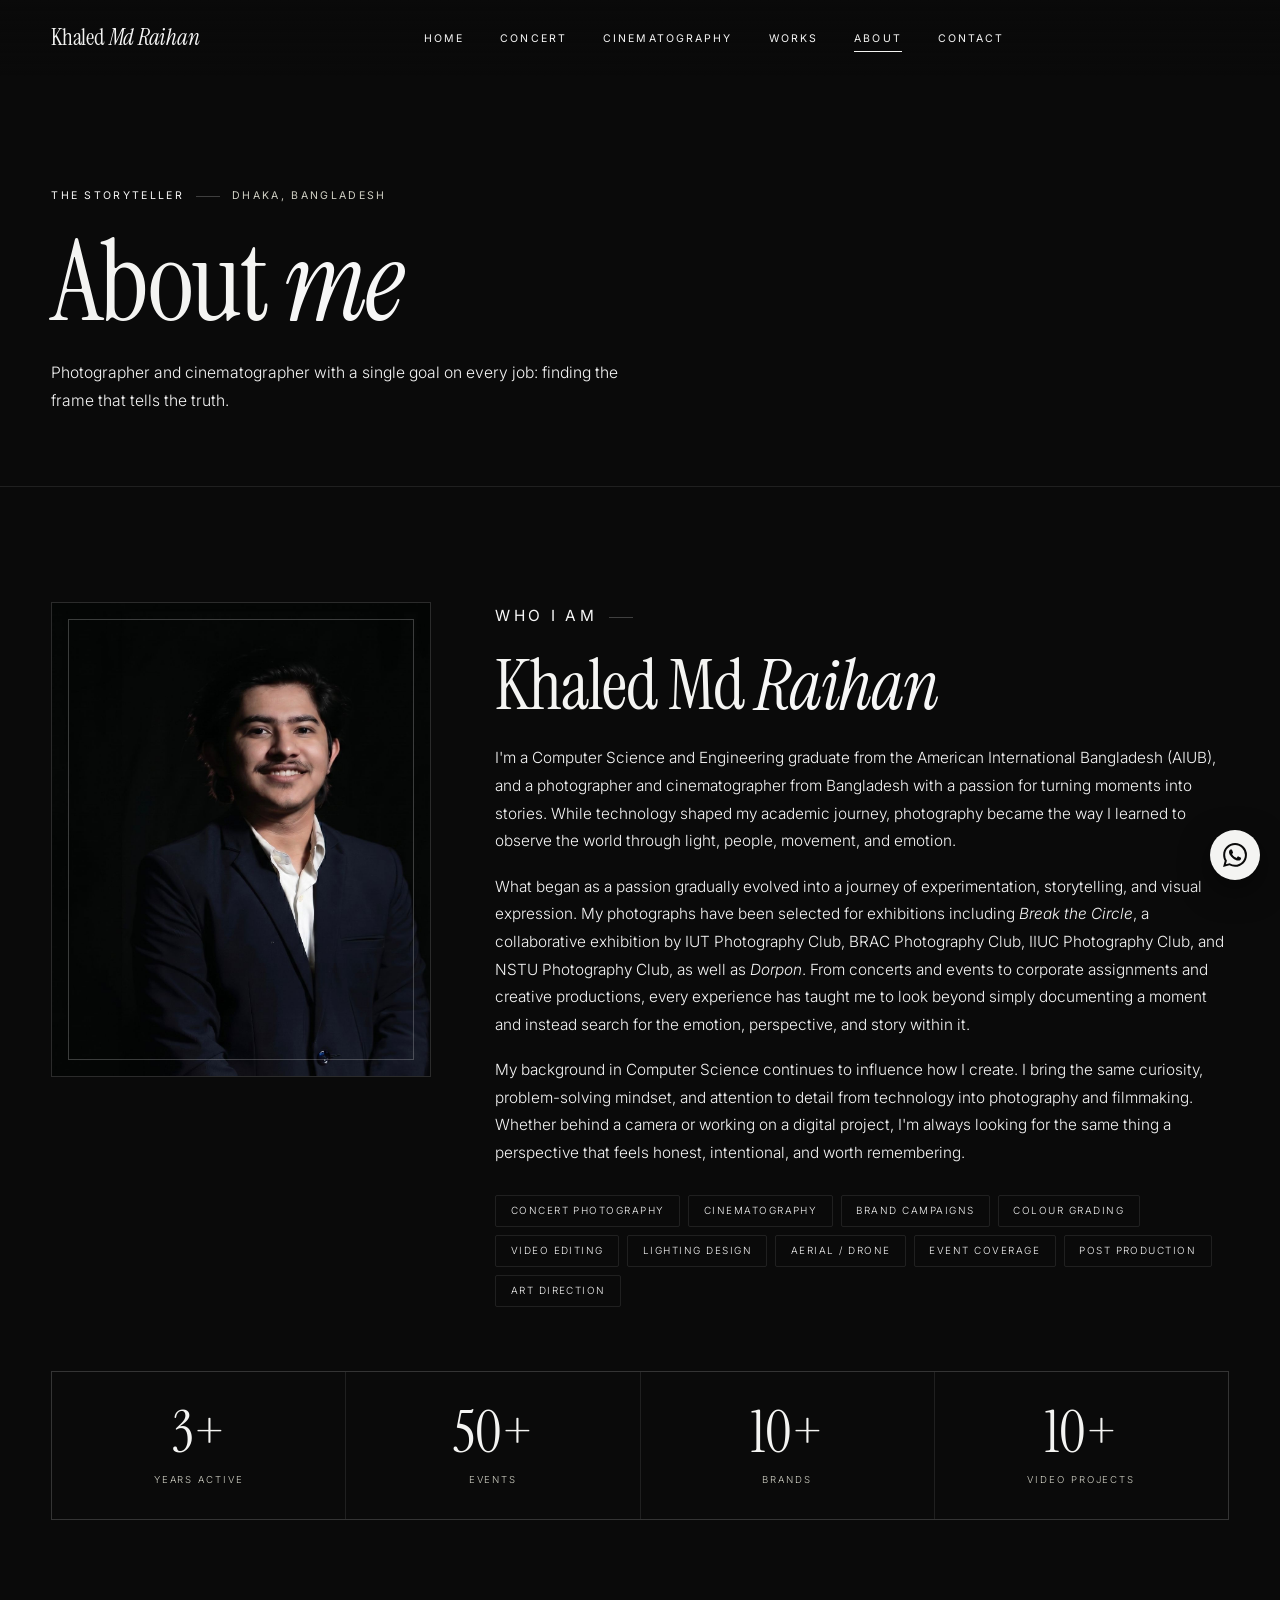
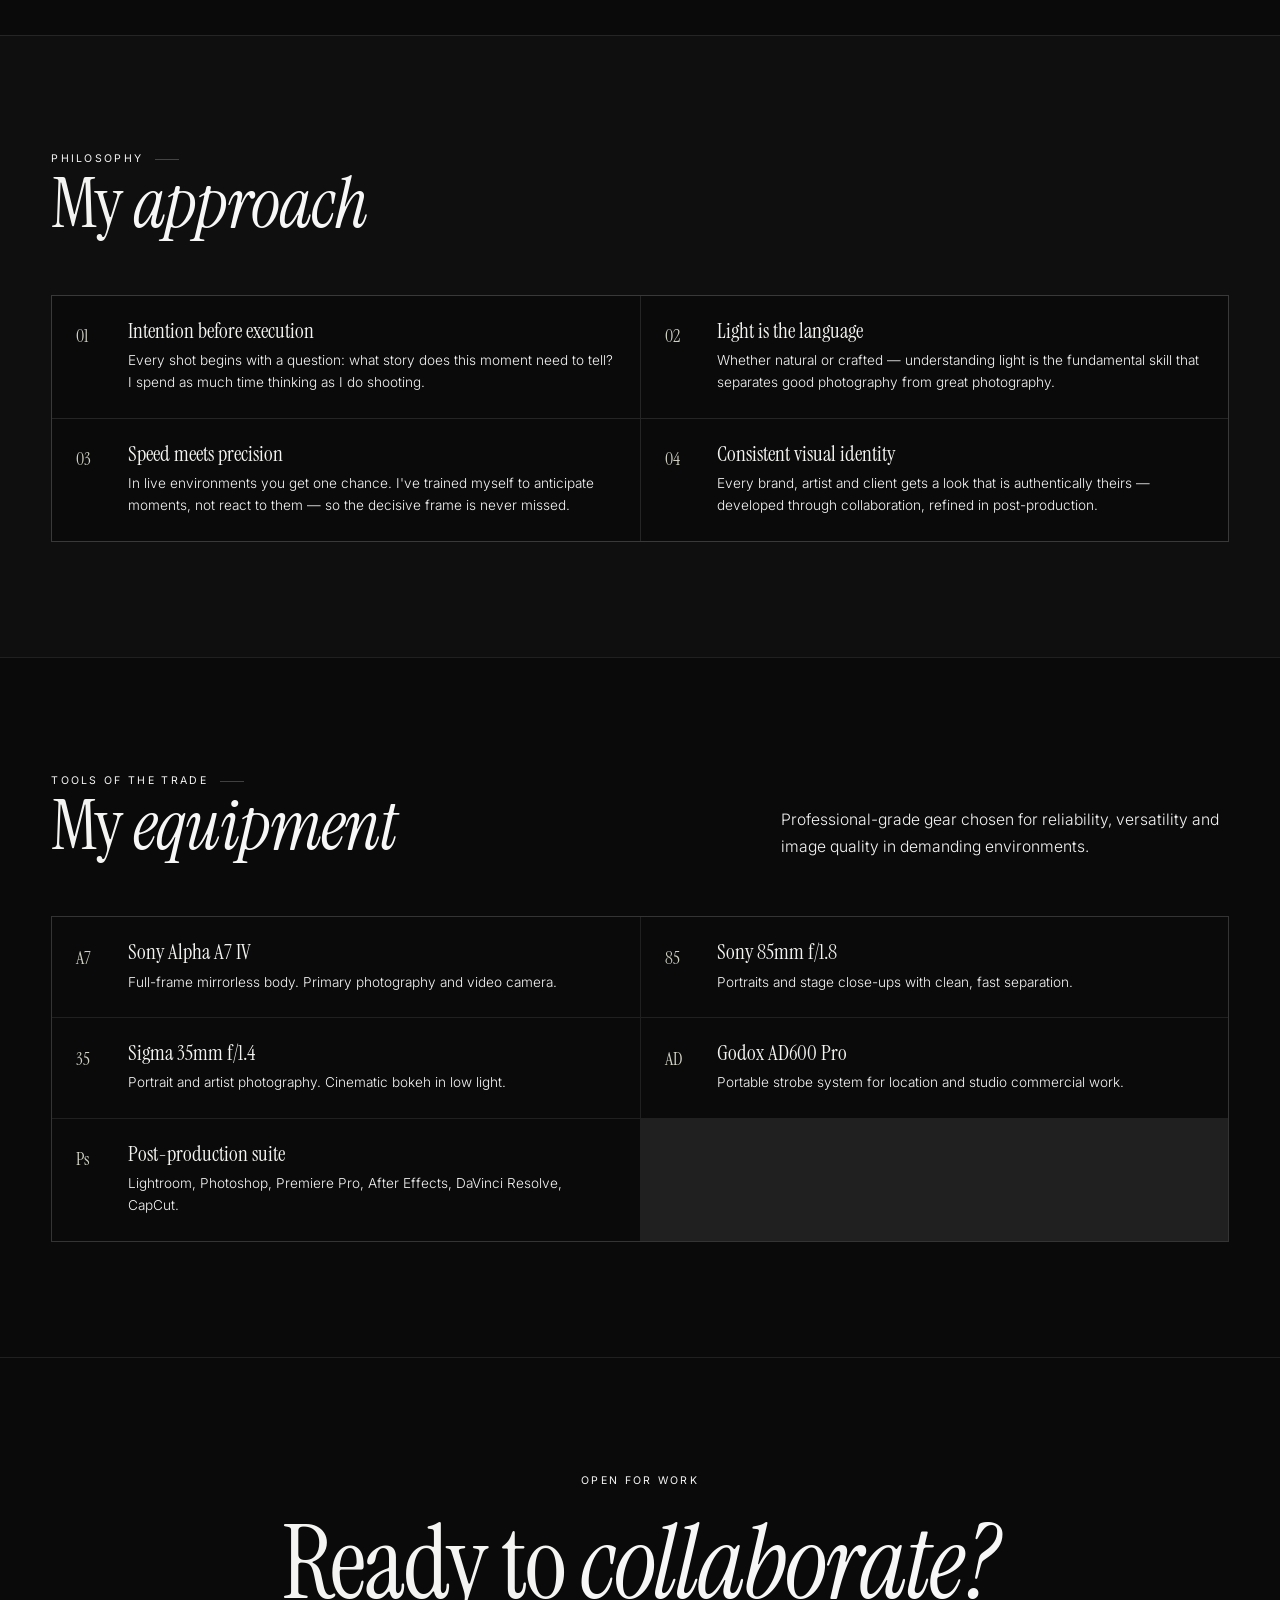
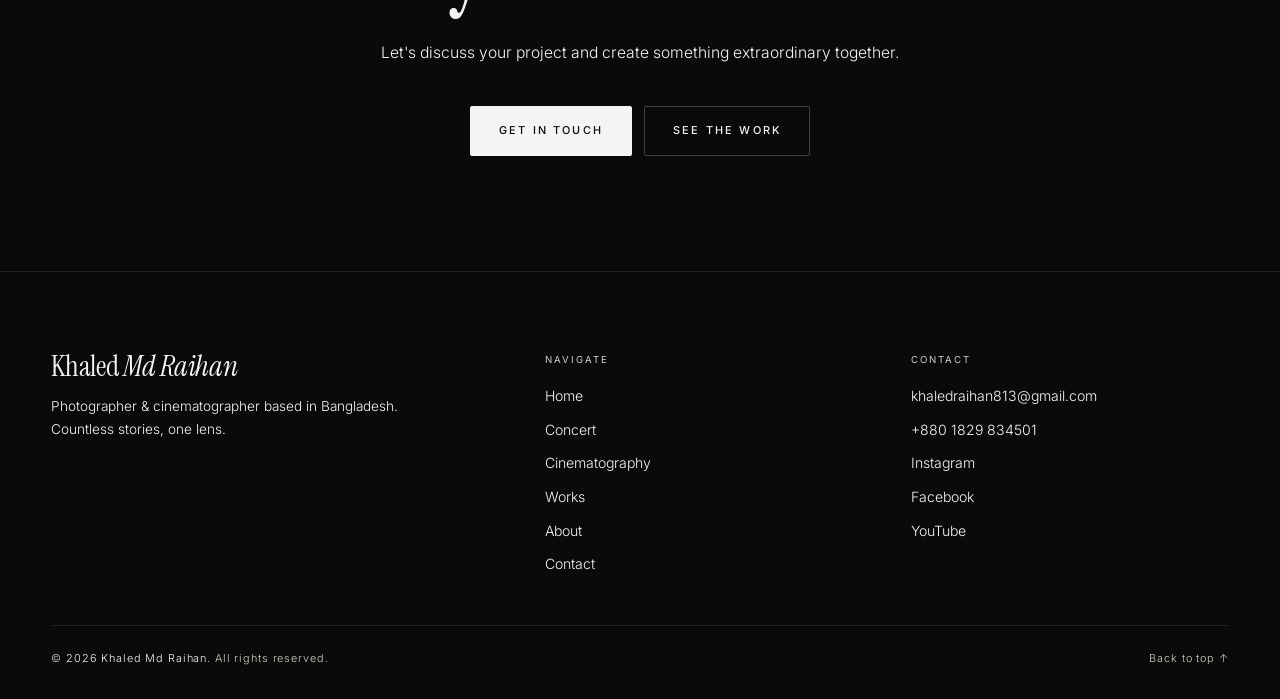
<file: about.html>
<!DOCTYPE html>
<html lang="en">
<head>
  <meta charset="UTF-8">
  <meta name="viewport" content="width=device-width, initial-scale=1">
  <title>About — Khaled Md Raihan</title>
  <meta name="description" content="The story of Khaled Md Raihan — professional photographer and cinematographer based in Dhaka, Bangladesh.">
  <meta name="theme-color" content="#0a0a0a">
  <link rel="icon" href="favicon.svg" type="image/svg+xml">
  <link rel="icon" href="favicon.ico" sizes="any">
  <link rel="apple-touch-icon" href="apple-touch-icon.png">
  <link rel="preconnect" href="https://fonts.googleapis.com">
  <link rel="preconnect" href="https://fonts.gstatic.com" crossorigin>
  <link rel="stylesheet" href="style.css">
</head>
<body id="top">

  <!-- NAV -->
  <nav class="navbar" id="navbar">
    <a href="index.html" class="nav-brand">Khaled <em>Md Raihan</em></a>
    <ul class="nav-links">
      <li><a href="index.html">Home</a></li>
      <li><a href="concerts.html">Concert</a></li>
      <li><a href="cinematography.html">Cinematography</a></li>
      <li><a href="works.html">Works</a></li>
      <li><a href="about.html" class="active">About</a></li>
      <li><a href="contact.html">Contact</a></li>
    </ul>
    <div class="nav-right">
      <button class="hamburger" id="hamburger" aria-label="Menu" aria-expanded="false"><span></span><span></span></button>
    </div>
  </nav>
  <nav class="mobile-menu" id="mobileMenu">
    <div class="mobile-menu-links">
      <a href="index.html"><small>01</small>Home</a>
      <a href="concerts.html"><small>02</small>Concert</a>
      <a href="cinematography.html"><small>03</small>Cinematography</a>
      <a href="works.html"><small>04</small>Works</a>
      <a href="about.html" class="active"><small>05</small>About</a>
      <a href="contact.html"><small>06</small>Contact</a>
    </div>
    <div class="mobile-menu-foot">
      <a href="mailto:khaledraihan813@gmail.com">khaledraihan813@gmail.com</a>
      <a href="tel:+8801829834501">+880 1829 834501</a>
    </div>
  </nav>

  <!-- PAGE HERO -->
  <header class="page-hero">
    <div class="container">
      <p class="eyebrow"><span>The storyteller</span>Dhaka, Bangladesh</p>
      <h1 class="page-title">About <em>me</em></h1>
      <p class="lead">Photographer and cinematographer with a single goal on every job: finding the frame that tells the truth.</p>
    </div>
  </header>

  <!-- WHO I AM -->
  <section>
    <div class="container">
      <div class="about-hero-content">
        <div class="about-portrait reveal">
          <img src="images/cutttt.jpeg" alt="Khaled Md Raihan">
          <div class="portrait-frame"></div>
        </div>
        <div class="about-text reveal reveal-delay-1">
          <p class="eyebrow" style="margin-bottom:1.25rem"><span>Who I am</span></p>
          <h2 class="title">Khaled Md <em>Raihan</em></h2>
          <p>I'm a Computer Science and Engineering graduate from the American International Bangladesh (AIUB), and a photographer and cinematographer from Bangladesh with a passion for turning moments into stories. While technology shaped my academic journey, photography became the way I learned to observe the world through light, people, movement, and emotion.</p>

          <p>What began as a passion gradually evolved into a journey of experimentation, storytelling, and visual expression. My photographs have been selected for exhibitions including <em>Break the Circle</em>, a collaborative exhibition by IUT Photography Club, BRAC Photography Club, IIUC Photography Club, and NSTU Photography Club, as well as <em>Dorpon</em>. From concerts and events to corporate assignments and creative productions, every experience has taught me to look beyond simply documenting a moment and instead search for the emotion, perspective, and story within it.</p>
         <p>My background in Computer Science continues to influence how I create. I bring the same curiosity, problem-solving mindset, and attention to detail from technology into photography and filmmaking. Whether behind a camera or working on a digital project, I'm always looking for the same thing  a perspective that feels honest, intentional, and worth remembering.</p>
          <div class="skills-list">
            <span class="skill-tag">Concert photography</span>
            <span class="skill-tag">Cinematography</span>
            <span class="skill-tag">Brand campaigns</span>
            <span class="skill-tag">Colour grading</span>
            <span class="skill-tag">Video editing</span>
            <span class="skill-tag">Lighting design</span>
            <span class="skill-tag">Aerial / drone</span>
            <span class="skill-tag">Event coverage</span>
            <span class="skill-tag">Post production</span>
            <span class="skill-tag">Art direction</span>
          </div>
        </div>
      </div>

      <div class="stats-row reveal" style="margin-top:4rem">
        <div class="stat-box"><div class="num">3+</div><div class="lbl">Years active</div></div>
        <div class="stat-box"><div class="num">50+</div><div class="lbl">Events</div></div>
        <div class="stat-box"><div class="num">10+</div><div class="lbl">Brands</div></div>
        <div class="stat-box"><div class="num">10+</div><div class="lbl">Video projects</div></div>
      </div>
    </div>
  </section>

  <!-- APPROACH -->
  <section class="section-line section-alt">
    <div class="container">
      <div class="section-head reveal">
        <div>
          <p class="eyebrow"><span>Philosophy</span></p>
          <h2 class="title">My <em>approach</em></h2>
        </div>
      </div>
      <div class="list-grid reveal">
        <div class="gear-item">
          <div class="gear-icon">01</div>
          <div class="gear-details">
            <h4>Intention before execution</h4>
            <p>Every shot begins with a question: what story does this moment need to tell? I spend as much time thinking as I do shooting.</p>
          </div>
        </div>
        <div class="gear-item">
          <div class="gear-icon">02</div>
          <div class="gear-details">
            <h4>Light is the language</h4>
            <p>Whether natural or crafted — understanding light is the fundamental skill that separates good photography from great photography.</p>
          </div>
        </div>
        <div class="gear-item">
          <div class="gear-icon">03</div>
          <div class="gear-details">
            <h4>Speed meets precision</h4>
            <p>In live environments you get one chance. I've trained myself to anticipate moments, not react to them — so the decisive frame is never missed.</p>
          </div>
        </div>
        <div class="gear-item">
          <div class="gear-icon">04</div>
          <div class="gear-details">
            <h4>Consistent visual identity</h4>
            <p>Every brand, artist and client gets a look that is authentically theirs — developed through collaboration, refined in post-production.</p>
          </div>
        </div>
      </div>
    </div>
  </section>

  <!-- GEAR -->
  <section class="section-line">
    <div class="container">
      <div class="section-head reveal">
        <div>
          <p class="eyebrow"><span>Tools of the trade</span></p>
          <h2 class="title">My <em>equipment</em></h2>
        </div>
        <p class="lead">Professional-grade gear chosen for reliability, versatility and image quality in demanding environments.</p>
      </div>
      <div class="gear-grid reveal">
        <div class="gear-item">
          <div class="gear-icon">A7</div>
          <div class="gear-details"><h4>Sony Alpha A7 IV</h4><p>Full-frame mirrorless body. Primary photography and video camera.</p></div>
        </div>
        <div class="gear-item">
          <div class="gear-icon">85</div>
          <div class="gear-details"><h4>Sony 85mm f/1.8</h4><p>Portraits and stage close-ups with clean, fast separation.</p></div>
        </div>
        
        <div class="gear-item">
          <div class="gear-icon">35</div>
          <div class="gear-details"><h4>Sigma 35mm f/1.4</h4><p>Portrait and artist photography. Cinematic bokeh in low light.</p></div>
        </div>
        <div class="gear-item">
          <div class="gear-icon">AD</div>
          <div class="gear-details"><h4>Godox AD600 Pro</h4><p>Portable strobe system for location and studio commercial work.</p></div>
        </div>
        <div class="gear-item">
          <div class="gear-icon">Ps</div>
          <div class="gear-details"><h4>Post-production suite</h4><p>Lightroom, Photoshop, Premiere Pro, After Effects, DaVinci Resolve, CapCut.</p></div>
        </div>
      </div>
    </div>
  </section>

  <!-- ACHIEVEMENTS 
  <section class="section-line section-alt">
    <div class="container">
      <div class="section-head reveal">
        <div>
          <p class="eyebrow"><span>Recognition</span></p>
          <h2 class="title">Key <em>achievements</em></h2>
        </div>
      </div>
      <div class="list-grid reveal">
        <div class="gear-item">
          <div class="gear-icon">'24</div>
          <div class="gear-details"><h4>Official photographer — Dhaka Music Fest</h4><p>2022, 2023, 2024 — Bangladesh's largest annual music festival.</p></div>
        </div>
        <div class="gear-item">
          <div class="gear-icon">'23</div>
          <div class="gear-details"><h4>Robi Axiata national campaign</h4><p>Lead photographer for a nationwide brand campaign across digital and OOH media.</p></div>
        </div>
        <div class="gear-item">
          <div class="gear-icon">'23</div>
          <div class="gear-details"><h4>Short film selection — Bangladesh Film Institute</h4><p>"Shesher Shomoy" selected for the national short film showcase.</p></div>
        </div>
        <div class="gear-item">
          <div class="gear-icon">DT</div>
          <div class="gear-details"><h4>Featured in Dhaka Tribune</h4><p>Profile feature on concert photography and the Bangladesh live music scene.</p></div>
        </div>
      </div>
    </div>
  </section>-->

  <!-- CTA -->
  <section class="cta-section">
    <div class="container">
      <p class="eyebrow reveal"><span>Open for work</span></p>
      <h2 class="cta-title reveal">Ready to <em>collaborate?</em></h2>
      <p class="lead reveal">Let's discuss your project and create something extraordinary together.</p>
      <div class="cta-actions reveal">
        <a href="contact.html" class="btn btn-solid">Get in touch</a>
        <a href="works.html" class="btn">See the work</a>
      </div>
    </div>
  </section>

  <!-- FOOTER -->
  <footer>
    <div class="container">
      <div class="footer-top">
        <div class="footer-brand">
          <a href="index.html" class="nav-brand">Khaled <em>Md Raihan</em></a>
          <p>Photographer &amp; cinematographer based in Bangladesh. Countless stories, one lens.</p>
        </div>
        <div class="footer-col">
          <h4>Navigate</h4>
          <ul>
            <li><a href="index.html">Home</a></li>
            <li><a href="concerts.html">Concert</a></li>
            <li><a href="cinematography.html">Cinematography</a></li>
            <li><a href="works.html">Works</a></li>
            <li><a href="about.html">About</a></li>
            <li><a href="contact.html">Contact</a></li>
          </ul>
        </div>
        <div class="footer-col">
          <h4>Contact</h4>
          <ul>
            <li><a href="mailto:khaledraihan813@gmail.com">khaledraihan813@gmail.com</a></li>
            <li><a href="tel:+8801829834501">+880 1829 834501</a></li>
            <li><a href="https://www.instagram.com/raihan_llb" target="_blank" rel="noopener">Instagram</a></li>
            <li><a href="https://www.facebook.com/share/19mPXgLu1z/?mibextid=wwXIfr" target="_blank" rel="noopener">Facebook</a></li>
            <li><a href="https://www.youtube.com/@khaledmdraihan" target="_blank" rel="noopener">YouTube</a></li>
          </ul>
        </div>
      </div>
      <div class="footer-bottom">
        <p>© <span data-year>2026</span> <span>Khaled Md Raihan</span>. All rights reserved.</p>
        <a href="#top">Back to top ↑</a>
      </div>
    </div>
  </footer>

  <a href="https://wa.me/8801829834501" class="whatsapp-float" target="_blank" rel="noopener" aria-label="Chat on WhatsApp">
    <svg viewBox="0 0 24 24"><path d="M17.472 14.382c-.297-.149-1.758-.867-2.03-.967-.273-.099-.471-.148-.67.15-.197.297-.767.966-.94 1.164-.173.199-.347.223-.644.075-.297-.15-1.255-.463-2.39-1.475-.883-.788-1.48-1.761-1.653-2.059-.173-.297-.018-.458.13-.606.134-.133.298-.347.446-.52.149-.174.198-.298.298-.497.099-.198.05-.371-.025-.52-.075-.149-.669-1.612-.916-2.207-.242-.579-.487-.5-.669-.51-.173-.008-.371-.01-.57-.01-.198 0-.52.074-.792.372-.272.297-1.04 1.016-1.04 2.479 0 1.462 1.065 2.875 1.213 3.074.149.198 2.096 3.2 5.077 4.487.709.306 1.262.489 1.694.625.712.227 1.36.195 1.871.118.571-.085 1.758-.719 2.006-1.413.248-.694.248-1.289.173-1.413-.074-.124-.272-.198-.57-.347m-5.421 7.403h-.004a9.87 9.87 0 01-5.031-1.378l-.361-.214-3.741.982.998-3.648-.235-.374a9.86 9.86 0 01-1.51-5.26c.001-5.45 4.436-9.884 9.888-9.884 2.64 0 5.122 1.03 6.988 2.898a9.825 9.825 0 012.893 6.994c-.003 5.45-4.437 9.884-9.885 9.884m8.413-18.297A11.815 11.815 0 0012.05 0C5.495 0 .16 5.335.157 11.892c0 2.096.547 4.142 1.588 5.945L.057 24l6.305-1.654a11.882 11.882 0 005.683 1.448h.005c6.554 0 11.89-5.335 11.893-11.893a11.821 11.821 0 00-3.48-8.413z"/></svg>
  </a>

  <script src="script.js"></script>
</body>
</html>
</file>
<file: style.css>
@import url('https://fonts.googleapis.com/css2?family=Instrument+Serif:ital@0;1&family=Inter:wght@300;400;500&display=swap');

/* ============================================
   KHALED MD RAIHAN — Portfolio
   Monochrome editorial theme
   ============================================ */

/* ---- Tokens ---- */
:root {
  --bg: #0a0a0a;
  --bg-2: #0f0f0f;
  --bg-3: #161616;
  --text: #f4f4f2;
  --text-2: #f7f7f7;
  --text-3: #d1d1c5;
  --line: rgba(255, 255, 255, 0.09);
  --line-2: rgba(255, 255, 255, 0.22);
  --serif: 'Instrument Serif', Georgia, 'Times New Roman', serif;
  --sans: 'Inter', system-ui, -apple-system, 'Segoe UI', sans-serif;
  --ease: cubic-bezier(0.22, 1, 0.36, 1);
  --nav-h: 76px;
  --gutter: clamp(1.25rem, 4vw, 3.5rem);
  --max: 1380px;

  /* legacy aliases (older markup / injected admin UI) */
  --bg2: var(--bg-2);
  --card: var(--bg-3);
  --card2: #1c1c1c;
  --muted: var(--text-2);
  --border: var(--line);
  --purple: var(--text-2);
  --purple-light: var(--text-2);
  --cyan: var(--text-2);
  --orange: var(--text-2);
  --font-display: var(--serif);
  --font-serif: var(--serif);
  --font-body: var(--sans);
  --transition: 0.4s var(--ease);
}

/* ---- Reset ---- */
*, *::before, *::after { box-sizing: border-box; margin: 0; padding: 0; }
html { scroll-behavior: smooth; -webkit-text-size-adjust: 100%; }
body {
  font-family: var(--sans);
  font-weight: 300;
  font-size: 16px;
  line-height: 1.6;
  background: var(--bg);
  color: var(--text);
  overflow-x: hidden;
  -webkit-font-smoothing: antialiased;
  -moz-osx-font-smoothing: grayscale;
}
img, svg, video { display: block; max-width: 100%; }
a { color: inherit; text-decoration: none; }
button { font: inherit; color: inherit; background: none; border: 0; cursor: pointer; }
ul { list-style: none; }
::selection { background: var(--text); color: var(--bg); }
::-webkit-scrollbar { width: 6px; height: 6px; }
::-webkit-scrollbar-track { background: var(--bg); }
::-webkit-scrollbar-thumb { background: #2a2a2a; border-radius: 3px; }

/* ---- Layout ---- */
.container { width: 100%; max-width: var(--max); margin: 0 auto; padding: 0 var(--gutter); }
section, .section { position: relative; padding: clamp(4rem, 9vw, 8rem) 0; }
.section-tight { padding: clamp(2.5rem, 6vw, 4.5rem) 0; }
.section-line { border-top: 1px solid var(--line); }
.section-alt { background: var(--bg-2); }
.divider { height: 1px; background: var(--line); }

/* ---- Type utilities ---- */
.eyebrow, .section-eyebrow {
  display: flex;
  align-items: center;
  gap: 0.75rem;
  font-size: 0.66rem;
  font-weight: 400;
  letter-spacing: 0.22em;
  text-transform: uppercase;
  color: var(--text-3);
}
.eyebrow > span:first-child { color: var(--text-2); }
.eyebrow > span:first-child::after {
  content: '';
  display: inline-block;
  width: 1.5rem;
  height: 1px;
  background: var(--line-2);
  margin-left: 0.75rem;
  vertical-align: middle;
}
.section-eyebrow::before { content: ''; width: 1.5rem; height: 1px; background: var(--line-2); }
.title, .section-title {
  font-family: var(--serif);
  font-weight: 400;
  font-size: clamp(2.4rem, 5.5vw, 4.4rem);
  line-height: 1;
  letter-spacing: -0.015em;
}
.title em, .section-title em, .section-title span,
.hero-name em, .card-title em, .cta-title em, .page-title em { font-style: italic; color: var(--text-2); }
.lead, .section-desc {
  font-size: 0.98rem;
  line-height: 1.75;
  color: var(--text-2);
  max-width: 34rem;
}
.muted { color: var(--text-2); }
.text-center { text-align: center; }
.gradient-text { font-style: italic; color: var(--text-2); }

.section-header { margin-bottom: clamp(2rem, 5vw, 3.5rem); }
.section-header .eyebrow, .section-header .section-eyebrow { margin-bottom: 1.25rem; }
.section-header .title, .section-header .section-title { margin-bottom: 1rem; }
.section-head {
  display: flex;
  flex-direction: column;
  gap: 1.25rem;
  margin-bottom: clamp(2rem, 5vw, 3.5rem);
}
.section-head > div:first-child { flex: 1; }
.section-head .lead { max-width: 28rem; }
@media (min-width: 900px) {
  .section-head { flex-direction: row; align-items: flex-end; justify-content: space-between; gap: 3rem; }
}

/* ---- Buttons & links ---- */
.btn, .btn-primary, .btn-outline, .btn-cyan, .btn-orange {
  display: inline-flex;
  align-items: center;
  justify-content: center;
  gap: 0.75rem;
  padding: 0.95rem 1.75rem;
  border: 1px solid var(--line-2);
  border-radius: 2px;
  font-size: 0.68rem;
  font-weight: 500;
  letter-spacing: 0.2em;
  text-transform: uppercase;
  color: var(--text);
  white-space: nowrap;
  transition: background 0.4s var(--ease), color 0.4s var(--ease), border-color 0.4s var(--ease), transform 0.4s var(--ease);
}
.btn:hover, .btn-outline:hover { background: var(--text); color: var(--bg); border-color: var(--text); }
.btn-solid, .btn-primary, .btn-cyan, .btn-orange { background: var(--text); color: var(--bg); border-color: var(--text); }
.btn-solid:hover, .btn-primary:hover, .btn-cyan:hover, .btn-orange:hover { background: transparent; color: var(--text); }
.btn-sm { padding: 0.7rem 1.25rem; font-size: 0.62rem; }
.btn:disabled { opacity: 0.5; cursor: wait; }
.link {
  display: inline-flex;
  align-items: center;
  gap: 0.6rem;
  font-size: 0.68rem;
  letter-spacing: 0.2em;
  text-transform: uppercase;
  color: var(--text-2);
  transition: color 0.3s, gap 0.3s;
}
.link:hover { color: var(--text); gap: 0.9rem; }
.link::after { content: '→'; font-family: var(--serif); font-size: 1rem; line-height: 1; }

/* ============================================
   NAVBAR
   ============================================ */
.navbar {
  position: fixed;
  top: 0; left: 0; right: 0;
  z-index: 999;
  height: var(--nav-h);
  padding: 0 var(--gutter);
  display: flex;
  align-items: center;
  justify-content: space-between;
  gap: 1rem;
  background: linear-gradient(180deg, rgba(10,10,10,0.7), rgba(10,10,10,0));
  transition: background 0.5s var(--ease), border-color 0.5s var(--ease), height 0.5s var(--ease);
  border-bottom: 1px solid transparent;
}
.navbar.scrolled {
  height: 64px;
  background: rgba(10,10,10,0.82);
  backdrop-filter: blur(16px) saturate(1.2);
  -webkit-backdrop-filter: blur(16px) saturate(1.2);
  border-bottom-color: var(--line);
}
.nav-brand {
  font-family: var(--serif);
  font-size: 1.45rem;
  line-height: 1;
  letter-spacing: -0.01em;
  white-space: nowrap;
}
.nav-brand em { font-style: italic; color: var(--text-2); }
.nav-links { display: none; gap: 2.25rem; }
.nav-links a {
  position: relative;
  font-size: 0.66rem;
  font-weight: 400;
  letter-spacing: 0.2em;
  text-transform: uppercase;
  color: var(--text-2);
  padding: 0.4rem 0;
  transition: color 0.3s;
}
.nav-links a::after {
  content: '';
  position: absolute;
  left: 0; bottom: 0;
  width: 100%; height: 1px;
  background: var(--text);
  transform: scaleX(0);
  transform-origin: right;
  transition: transform 0.4s var(--ease);
}
.nav-links a:hover, .nav-links a.active { color: var(--text); }
.nav-links a:hover::after, .nav-links a.active::after { transform: scaleX(1); transform-origin: left; }
.nav-right { display: flex; align-items: center; gap: 0.75rem; }
.hamburger {
  width: 40px; height: 40px;
  display: flex;
  flex-direction: column;
  align-items: center;
  justify-content: center;
  gap: 6px;
  margin-right: -8px;
}
.hamburger span {
  display: block;
  width: 22px; height: 1px;
  background: var(--text);
  transition: transform 0.4s var(--ease), opacity 0.3s;
}
.hamburger.open span:nth-child(1) { transform: translateY(3.5px) rotate(45deg); }
.hamburger.open span:nth-child(2) { transform: translateY(-3.5px) rotate(-45deg); }
.hamburger.open span:nth-child(3) { opacity: 0; }

/* Mobile menu */
.mobile-menu {
  position: fixed;
  inset: 0;
  z-index: 998;
  background: var(--bg);
  display: flex;
  flex-direction: column;
  justify-content: space-between;
  padding: calc(var(--nav-h) + 1.5rem) var(--gutter) 2rem;
  opacity: 0;
  visibility: hidden;
  transform: translateY(-12px);
  transition: opacity 0.45s var(--ease), transform 0.45s var(--ease), visibility 0s 0.45s;
}
.mobile-menu.open { opacity: 1; visibility: visible; transform: none; transition-delay: 0s; }
.mobile-menu-links { display: flex; flex-direction: column; }
.mobile-menu-links a, .mobile-menu > a {
  display: flex;
  align-items: baseline;
  gap: 1rem;
  padding: 0.9rem 0;
  border-bottom: 1px solid var(--line);
  font-family: var(--serif);
  font-size: clamp(2rem, 8vw, 3rem);
  line-height: 1;
  color: var(--text-2);
  transition: color 0.3s, padding-left 0.4s var(--ease);
}
.mobile-menu-links a small {
  font-family: var(--sans);
  font-size: 0.6rem;
  letter-spacing: 0.2em;
  color: var(--text-3);
}
.mobile-menu-links a:hover, .mobile-menu-links a.active, .mobile-menu > a.active { color: var(--text); padding-left: 0.5rem; }
.mobile-menu-foot {
  display: flex;
  flex-direction: column;
  gap: 0.4rem;
  font-size: 0.78rem;
  color: var(--text-3);
}
.mobile-menu-foot a:hover { color: var(--text); }
@media (min-width: 860px) {
  .nav-links { display: flex; }
  .hamburger { display: none; }
  .mobile-menu { display: none !important; }
}

/* ============================================
   HERO (home)
   ============================================ */
.hero {
  position: relative;
  min-height: 100svh;
  display: flex;
  align-items: flex-end;
  padding: calc(var(--nav-h) + 3rem) 0 clamp(2rem, 5vw, 4rem);
  overflow: hidden;
}
.hero-media { position: absolute; inset: 0; z-index: 0; }
.hero-media img {
  width: 100%; height: 100%;
  object-fit: cover;
  object-position: center;
}
/* legibility over the untouched photo */
.hero-inner { text-shadow: 0 1px 2px rgba(0,0,0,0.6), 0 4px 24px rgba(0,0,0,0.45); }
.hero-inner {
  position: relative;
  z-index: 1;
  width: 100%;
  max-width: var(--max);
  margin: 0 auto;
  padding: 0 var(--gutter);
}
.hero-inner .eyebrow { margin-bottom: 1.5rem; }
.hero-name {
  font-family: var(--serif);
  font-weight: 400;
  font-size: clamp(3.6rem, 12vw, 9.5rem);
  line-height: 0.92;
  letter-spacing: -0.02em;
  margin-bottom: clamp(1.5rem, 4vw, 3rem);
}
.hero-bottom {
  display: flex;
  flex-direction: column;
  gap: 2rem;
  padding-top: 1.75rem;
  border-top: 1px solid var(--line-2);
}
.hero-desc {
  font-size: 0.98rem;
  line-height: 1.75;
  color: var(--text-2);
  max-width: 30rem;
  margin-bottom: 1.75rem;
}
.hero-ctas { display: flex; flex-wrap: wrap; gap: 0.75rem; }
.hero-meta { display: flex; gap: 2.5rem; flex-wrap: wrap; }
.meta { display: flex; flex-direction: column; gap: 0.35rem; }
.meta small {
  font-size: 0.6rem;
  letter-spacing: 0.2em;
  text-transform: uppercase;
  color: var(--text-3);
}
.meta span { font-family: var(--serif); font-size: 1.35rem; line-height: 1; }
.hero-scroll {
  position: absolute;
  right: var(--gutter);
  bottom: 2.25rem;
  z-index: 1;
  display: none;
  align-items: center;
  gap: 0.75rem;
  font-size: 0.6rem;
  letter-spacing: 0.22em;
  text-transform: uppercase;
  color: var(--text-3);
  writing-mode: vertical-rl;
}
.hero-scroll::after {
  content: '';
  width: 1px; height: 48px;
  background: linear-gradient(180deg, var(--text-2), transparent);
  animation: scrollPulse 2.2s var(--ease) infinite;
}
@keyframes scrollPulse { 0% { transform: scaleY(0); transform-origin: top; } 50% { transform: scaleY(1); transform-origin: top; } 51% { transform-origin: bottom; } 100% { transform: scaleY(0); transform-origin: bottom; } }
/* page-load stagger */
.hero-inner > * { opacity: 0; animation: fadeUp 1s var(--ease) forwards; }
.hero-inner > :nth-child(1) { animation-delay: 0.25s; }
.hero-inner > :nth-child(2) { animation-delay: 0.4s; }
.hero-inner > :nth-child(3) { animation-delay: 0.6s; }
@media (min-width: 860px) {
  .hero-bottom { flex-direction: row; align-items: flex-end; justify-content: space-between; }
  .hero-desc { margin-bottom: 2rem; }
  .hero-meta { gap: 3.5rem; }
  .hero-scroll { display: flex; }
}

/* ============================================
   PAGE HERO (inner pages)
   ============================================ */
.page-hero {
  position: relative;
  padding: calc(var(--nav-h) + clamp(3rem, 9vw, 7rem)) 0 clamp(2.5rem, 6vw, 4.5rem);
  border-bottom: 1px solid var(--line);
  overflow: hidden;
}
.page-hero-bg, .page-hero-overlay { display: none; }
.page-hero-media { position: absolute; inset: 0; z-index: 0; }
.page-hero-media img { width: 100%; height: 100%; object-fit: cover; opacity: 0.35; filter: grayscale(0.4); }
.page-hero-media::after { content: ''; position: absolute; inset: 0; background: linear-gradient(180deg, rgba(10,10,10,0.4), var(--bg)); }
.page-hero-content, .page-hero .container { position: relative; z-index: 1; }
.page-hero-figure { width: 100%; margin-top: clamp(2rem, 5vw, 3.5rem); }
.page-hero-figure img { width: 100%; height: auto; display: block; }
.page-hero .eyebrow, .page-hero .section-eyebrow { margin-bottom: 1.5rem; }
.page-title, .page-hero .section-title {
  font-family: var(--serif);
  font-weight: 400;
  font-size: clamp(3rem, 9vw, 7rem);
  line-height: 0.95;
  letter-spacing: -0.02em;
  margin-bottom: 1.5rem;
}
.page-hero .lead { max-width: 36rem; }
.page-hero-content > *, .page-hero .container > * { opacity: 0; animation: fadeUp 1s var(--ease) forwards; }
.page-hero-content > :nth-child(2), .page-hero .container > :nth-child(2) { animation-delay: 0.12s; }
.page-hero-content > :nth-child(3), .page-hero .container > :nth-child(3) { animation-delay: 0.24s; }

/* ============================================
   CATEGORY CARDS (home)
   ============================================ */
.category-grid, .categories-grid {
  display: grid;
  grid-template-columns: 1fr;
  gap: 1px;
  background: var(--line);
  border: 1px solid var(--line);
}
.category-card {
  position: relative;
  display: block;
  background: var(--bg);
  overflow: hidden;
  aspect-ratio: 3/2;
}
.card-bg-art, .category-card .card-bg {
  position: absolute;
  inset: 0;
  overflow: hidden;
}
.card-bg-art img, .category-card .card-bg img {
  width: 100%; height: 100%;
  object-fit: contain;
  object-position: center;
}
.category-card-overlay, .category-card .card-overlay {
  position: absolute;
  inset: 0;
  padding: clamp(1.25rem, 3vw, 2rem);
  display: flex;
  flex-direction: column;
  justify-content: flex-end;
  text-shadow: 0 1px 2px rgba(0,0,0,0.7), 0 4px 20px rgba(0,0,0,0.5);
}
.card-index {
  position: absolute;
  top: clamp(1.25rem, 3vw, 2rem);
  left: clamp(1.25rem, 3vw, 2rem);
  font-size: 0.62rem;
  letter-spacing: 0.22em;
  color: var(--text-2);
}
.cat-label, .card-tag {
  font-size: 0.62rem;
  letter-spacing: 0.22em;
  text-transform: uppercase;
  color: var(--text-2);
  margin-bottom: 0.75rem;
}
.cat-title, .card-title {
  font-family: var(--serif);
  font-weight: 400;
  font-size: clamp(2rem, 3.2vw, 2.8rem);
  line-height: 1;
  letter-spacing: -0.01em;
  margin-bottom: 0.75rem;
}
.cat-desc {
  font-size: 0.85rem;
  line-height: 1.65;
  color: var(--text-2);
  max-width: 24rem;
  max-height: 0;
  opacity: 0;
  overflow: hidden;
  transition: max-height 0.6s var(--ease), opacity 0.5s var(--ease), margin 0.6s var(--ease);
}
.category-card:hover .cat-desc { max-height: 8rem; opacity: 1; margin-bottom: 1rem; }
.cat-arrow, .card-arrow {
  display: inline-flex;
  align-items: center;
  gap: 0.6rem;
  font-size: 0.66rem;
  letter-spacing: 0.2em;
  text-transform: uppercase;
  color: var(--text-2);
  transition: color 0.3s, gap 0.3s;
}
.cat-arrow::after, .card-arrow::after { content: '→'; font-family: var(--serif); font-size: 1.1rem; line-height: 1; }
.category-card:hover .cat-arrow, .category-card:hover .card-arrow { color: var(--text); gap: 1rem; }
@media (min-width: 640px) { .category-grid, .categories-grid { grid-template-columns: repeat(3, 1fr); } .cat-desc { display: block; } }
@media (max-width: 639px) { .cat-desc { max-height: none; opacity: 1; margin-bottom: 1rem; } }

/* ============================================
   DISCIPLINE CARDS (home) — image on top, text under it
   ============================================ */
.cards {
  display: grid;
  grid-template-columns: 1fr;
  gap: 1px;
  background: var(--line);
  border: 1px solid var(--line);
}
.card { display: flex; flex-direction: column; background: var(--bg); }
.card-media {
  position: relative;
  aspect-ratio: 3 / 2;
  background: var(--bg);
  border-bottom: 1px solid var(--line);
  overflow: hidden;
}
.card-media img { width: 100%; height: 100%; object-fit: contain; object-position: center; }
.card-media .card-index {
  position: absolute;
  top: 1rem; left: 1rem;
  font-size: 0.62rem;
  letter-spacing: 0.22em;
  color: var(--text-2);
  text-shadow: 0 1px 2px rgba(0,0,0,0.6);
}
.card-body {
  display: flex;
  align-items: center;
  justify-content: space-between;
  gap: 1rem;
  padding: 1.25rem 1.5rem;
}
.card .card-title {
  font-family: var(--serif);
  font-weight: 400;
  font-size: 1.7rem;
  line-height: 1;
  letter-spacing: -0.01em;
  margin-bottom: 0.35rem;
}
.card-sub { font-size: 0.66rem; letter-spacing: 0.18em; text-transform: uppercase; color: var(--text-3); }
.card .card-arrow {
  flex-shrink: 0;
  width: 40px; height: 40px;
  border: 1px solid var(--line-2);
  border-radius: 50%;
  display: flex;
  align-items: center;
  justify-content: center;
  font-family: var(--serif);
  font-size: 1.2rem;
  color: var(--text-2);
  transition: background 0.3s, color 0.3s, border-color 0.3s;
}
.card .card-arrow::after { content: none; }
.card:hover .card-arrow { background: var(--text); color: var(--bg); border-color: var(--text); }
@media (min-width: 640px) { .cards { grid-template-columns: repeat(3, 1fr); } }

/* ============================================
   ABOUT TEASER (home)
   ============================================ */
.about-grid { display: grid; grid-template-columns: 1fr; gap: 2.5rem; align-items: center; }
.portrait { aspect-ratio: 4 / 5; overflow: hidden; border: 1px solid var(--line); background: var(--bg-3); }
.portrait img { width: 100%; height: 100%; object-fit: cover; }
.about-grid .about-text p { font-size: 1.05rem; line-height: 1.75; color: var(--text-2); margin-bottom: 1.1rem; }
.about-grid .about-text p:first-of-type { font-family: var(--serif); font-size: clamp(1.5rem, 2.6vw, 2.1rem); line-height: 1.3; color: var(--text); }
.stats { display: grid; grid-template-columns: repeat(2, 1fr); gap: 1px; background: var(--line); border: 1px solid var(--line); }
.stat { background: var(--bg); padding: 1.25rem 1rem; display: flex; flex-direction: column; gap: 0.35rem; }
.stat b { font-family: var(--serif); font-weight: 400; font-size: 2.2rem; line-height: 1; }
.stat span { font-size: 0.6rem; letter-spacing: 0.2em; text-transform: uppercase; color: var(--text-3); }
@media (min-width: 640px) { .stats { grid-template-columns: repeat(4, 1fr); } }
@media (min-width: 900px) { .about-grid { grid-template-columns: 380px 1fr; gap: 4.5rem; } }

/* ============================================
   COVERFLOW SLIDER
   One image centred and lifted, the rest lined up behind on
   each side. Drag / swipe / arrow keys / buttons to move.
   ============================================ */
.cf {
  position: relative;
  --cf-w: 78%;
  --cf-ratio: 4 / 3;
  user-select: none;
  -webkit-user-select: none;
}
.cf-stage {
  position: relative;
  width: 100%;
  height: 320px;             /* replaced by JS */
  perspective: 1400px;
  perspective-origin: 50% 50%;
  overflow: hidden;
  touch-action: pan-y;
  cursor: grab;
}
.cf.is-dragging .cf-stage { cursor: grabbing; }
.cf-slide {
  position: absolute;
  top: 0;
  left: 50%;
  width: var(--cf-w);
  aspect-ratio: var(--cf-ratio);
  margin-left: calc(var(--cf-w) / -2);
  transform-style: preserve-3d;
  will-change: transform;
  transition: transform 0.65s var(--ease), opacity 0.4s;
  background: var(--bg-3);
  overflow: hidden;
  border: 1px solid var(--line);
  box-shadow: 0 30px 80px rgba(0,0,0,0.6);
}
.cf.is-dragging .cf-slide { transition: none; }
.cf-slide img {
  width: 100%; height: 100%;
  object-fit: cover;
  pointer-events: none;
  -webkit-user-drag: none;
}
.cf-slide.is-active { cursor: zoom-in; border-color: var(--line-2); }
.cf-bar {
  display: grid;
  grid-template-columns: auto 1fr auto;
  align-items: center;
  gap: 1rem;
  margin-top: 1.5rem;
  padding-top: 1.25rem;
  border-top: 1px solid var(--line);
}
.cf-btn {
  width: 44px; height: 44px;
  border: 1px solid var(--line-2);
  border-radius: 50%;
  display: flex;
  align-items: center;
  justify-content: center;
  font-family: var(--serif);
  font-size: 1.3rem;
  line-height: 1;
  color: var(--text-2);
  transition: background 0.3s, color 0.3s, border-color 0.3s;
}
.cf-btn:hover { background: var(--text); color: var(--bg); border-color: var(--text); }
.cf-info { text-align: center; min-width: 0; }
.cf-caption {
  font-family: var(--serif);
  font-size: 1.1rem;
  color: var(--text);
  white-space: nowrap;
  overflow: hidden;
  text-overflow: ellipsis;
  min-height: 1.4em;
}
.cf-count {
  font-size: 0.62rem;
  letter-spacing: 0.22em;
  text-transform: uppercase;
  color: var(--text-3);
  margin-top: 0.25rem;
}
.cf-dots {
  display: flex;
  justify-content: center;
  gap: 0.35rem;
  margin-top: 1rem;
  flex-wrap: wrap;
}
.cf-dot {
  width: 18px; height: 2px;
  background: var(--line-2);
  transition: background 0.3s, width 0.4s var(--ease);
}
.cf-dot.is-active { background: var(--text); width: 34px; }
@media (min-width: 700px) { .cf { --cf-w: min(62%, 720px); --cf-ratio: 3 / 2; } }
@media (min-width: 1100px) { .cf { --cf-w: min(56%, 760px); } }

/* ============================================
   BRANDS (home)
   ============================================ */
.brands-grid {
  display: grid;
  grid-template-columns: repeat(2, 1fr);
  gap: 1px;
  background: var(--line);
  border: 1px solid var(--line);
}
.brand-item {
  background: var(--bg);
  display: flex;
  flex-direction: column;
  align-items: center;
  justify-content: center;
  gap: 1rem;
  padding: 2rem 1rem;
  transition: background 0.4s;
}
.brand-logo { width: 96px; height: 52px; display: flex; align-items: center; justify-content: center; }
.brand-logo img { width: 100%; height: 100%; object-fit: contain; }
.brand-name { font-size: 0.6rem; letter-spacing: 0.2em; text-transform: uppercase; color: var(--text-3); text-align: center; }
@media (min-width: 640px) { .brands-grid { grid-template-columns: repeat(3, 1fr); } }
@media (min-width: 1000px) { .brands-grid { grid-template-columns: repeat(5, 1fr); } }

/* ============================================
   CTA
   ============================================ */
.cta-section { text-align: center; border-top: 1px solid var(--line); }
.cta-section .container { max-width: 900px; }
.cta-section .eyebrow, .cta-section .section-eyebrow { justify-content: center; margin-bottom: 1.5rem; }
.cta-section .eyebrow > span:first-child::after { display: none; }
.cta-title, .cta-section .section-title {
  font-family: var(--serif);
  font-weight: 400;
  font-size: clamp(2.8rem, 8vw, 6.5rem);
  line-height: 0.98;
  letter-spacing: -0.02em;
  margin-bottom: 1.5rem;
}
.cta-section .lead, .cta-section .section-desc { margin: 0 auto 2.5rem; }
.cta-line { display: none; }
.cta-actions { display: flex; flex-wrap: wrap; justify-content: center; gap: 0.75rem; }

/* ============================================
   FOOTER
   ============================================ */
footer, .footer {
  border-top: 1px solid var(--line);
  padding: clamp(3rem, 7vw, 5rem) 0 2rem;
  background: var(--bg);
}
.footer-top {
  display: grid;
  grid-template-columns: 1fr 1fr;   /* Navigate + Contact side by side */
  gap: 2.5rem 1.5rem;
  margin-bottom: 3rem;
}
.footer-brand { grid-column: 1 / -1; }
.footer-brand .nav-brand { display: inline-block; margin-bottom: 0.9rem; font-size: 1.8rem; }
.footer-brand p, .footer-tagline { font-size: 0.85rem; color: var(--text-2); line-height: 1.7; max-width: 22rem; }
.footer-col h4 {
  font-size: 0.6rem;
  font-weight: 400;
  letter-spacing: 0.22em;
  text-transform: uppercase;
  color: var(--text-3);
  margin-bottom: 1rem;
}
.footer-col ul { display: flex; flex-direction: column; gap: 0.5rem; }
.footer-col a { font-size: 0.88rem; color: var(--text-2); transition: color 0.3s; }
.footer-col a:hover { color: var(--text); }
.footer-bottom {
  display: flex;
  flex-wrap: wrap;
  justify-content: space-between;
  gap: 0.75rem;
  padding-top: 1.5rem;
  border-top: 1px solid var(--line);
  font-size: 0.68rem;
  letter-spacing: 0.08em;
  color: var(--text-3);
}
.footer-bottom span { color: var(--text-2); }
.footer-bottom a:hover { color: var(--text); }
@media (min-width: 760px) { .footer-top { grid-template-columns: 1.4fr 1fr 1fr; gap: 3rem; } .footer-brand { grid-column: auto; } }

/* ============================================
   JUMP NAV (concert / works pages)
   ============================================ */
.jump-nav {
  position: fixed;
  left: 0.9rem;
  bottom: 6rem;
  z-index: 500;
  display: none;
  flex-direction: column;
  gap: 0.35rem;
}
.jump-nav-label {
  font-size: 0.55rem;
  letter-spacing: 0.2em;
  text-transform: uppercase;
  color: var(--text-3);
  padding: 0 0.15rem;
  margin-bottom: 0.15rem;
}
.jump-nav a {
  font-size: 0.6rem;
  letter-spacing: 0.15em;
  text-transform: uppercase;
  padding: 0.35rem 0.7rem;
  border: 1px solid var(--line);
  border-radius: 2px;
  background: rgba(10,10,10,0.75);
  backdrop-filter: blur(8px);
  color: var(--text-2);
  transition: color 0.3s, border-color 0.3s, background 0.3s;
}
.jump-nav a:hover, .jump-nav a.active { color: var(--bg); background: var(--text); border-color: var(--text); }
@media (min-width: 1000px) { .jump-nav { display: flex; } }
.jump-nav { opacity: 0; pointer-events: none; transform: translateX(-8px); transition: opacity 0.4s var(--ease), transform 0.4s var(--ease); }
.jump-nav.show { opacity: 1; pointer-events: auto; transform: none; }

/* Artist / gallery section */
.gallery-section { scroll-margin-top: 80px; }

/* ============================================
   VIDEO CARDS (cinematography)
   ============================================ */
.video-grid { display: grid; grid-template-columns: 1fr; gap: 1px; background: var(--line); border: 1px solid var(--line); }
.video-card {
  position: relative;
  aspect-ratio: 16/9;
  background: var(--bg);
  overflow: hidden;
  cursor: pointer;
}
.video-thumb {
  position: absolute;
  inset: 0;
  background: var(--bg-3) center/cover no-repeat;
}
.video-thumb img { width: 100%; height: 100%; object-fit: cover; }
.video-overlay {
  position: absolute;
  inset: 0;
  display: flex;
  align-items: center;
  justify-content: center;
  background: linear-gradient(180deg, rgba(10,10,10,0.05), rgba(10,10,10,0.75));
}
.play-btn {
  width: 64px; height: 64px;
  border-radius: 50%;
  border: 1px solid var(--line-2);
  background: rgba(10,10,10,0.35);
  backdrop-filter: blur(6px);
  display: flex;
  align-items: center;
  justify-content: center;
  transition: background 0.4s, border-color 0.4s, transform 0.5s var(--ease);
}
.play-btn svg { width: 20px; height: 20px; fill: var(--text); margin-left: 3px; transition: fill 0.3s; }
.video-card:hover .play-btn { background: var(--text); border-color: var(--text); transform: scale(1.08); }
.video-card:hover .play-btn svg { fill: var(--bg); }
.video-info { position: absolute; left: 0; right: 0; bottom: 0; padding: 1.25rem 1.5rem; }
.video-category { font-size: 0.6rem; letter-spacing: 0.22em; text-transform: uppercase; color: var(--text-2); margin-bottom: 0.4rem; }
.video-title { font-family: var(--serif); font-weight: 400; font-size: 1.6rem; line-height: 1; }
.video-duration { font-size: 0.72rem; color: var(--text-3); margin-top: 0.35rem; letter-spacing: 0.05em; }
@media (min-width: 640px) { .video-grid { grid-template-columns: repeat(2, 1fr); } }
@media (min-width: 1024px) { .video-grid { grid-template-columns: repeat(3, 1fr); } }

/* ============================================
   ABOUT PAGE
   ============================================ */
.about-hero-content { display: grid; grid-template-columns: 1fr; gap: 3rem; align-items: start; }
.about-portrait {
  position: relative;
  aspect-ratio: 4/5;
  overflow: hidden;
  background: var(--bg-3);
  border: 1px solid var(--line);
}
.about-portrait img { width: 100%; height: 100%; object-fit: cover; }
.portrait-frame {
  position: absolute;
  inset: 1rem;
  border: 1px solid var(--line-2);
  pointer-events: none;
}
.about-text h2 { margin-bottom: 1.5rem; }
.about-text p { color: var(--text-2); font-size: 0.96rem; line-height: 1.8; margin-bottom: 1.1rem; }
.skills-list { display: flex; flex-wrap: wrap; gap: 0.5rem; margin-top: 1.75rem; }
.skill-tag {
  padding: 0.45rem 0.9rem;
  border: 1px solid var(--line);
  border-radius: 2px;
  font-size: 0.62rem;
  letter-spacing: 0.15em;
  text-transform: uppercase;
  color: var(--text-2);
  transition: border-color 0.3s, color 0.3s;
}
.skill-tag:hover { border-color: var(--line-2); color: var(--text); }
.stats-row {
  display: grid;
  grid-template-columns: repeat(2, 1fr);
  gap: 1px;
  background: var(--line);
  border: 1px solid var(--line);
}
.stat-box { background: var(--bg); padding: 2rem 1rem; text-align: center; }
.stat-box .num { font-family: var(--serif); font-size: clamp(2.5rem, 5vw, 3.6rem); line-height: 1; }
.stat-box .lbl { font-size: 0.6rem; letter-spacing: 0.2em; text-transform: uppercase; color: var(--text-3); margin-top: 0.6rem; }
.gear-grid, .list-grid { display: grid; grid-template-columns: 1fr; gap: 1px; background: var(--line); border: 1px solid var(--line); }
.gear-item {
  display: flex;
  align-items: flex-start;
  gap: 1.25rem;
  padding: 1.5rem;
  background: var(--bg);
  transition: background 0.4s;
}
.gear-item:hover { background: var(--bg-3); }
.gear-icon {
  flex-shrink: 0;
  font-family: var(--serif);
  font-size: 1.1rem;
  color: var(--text-3);
  width: 2rem;
  padding-top: 0.15rem;
}
.gear-details h4 { font-family: var(--serif); font-weight: 400; font-size: 1.3rem; line-height: 1.1; margin-bottom: 0.4rem; }
.gear-details p { font-size: 0.85rem; color: var(--text-2); line-height: 1.65; }
@media (min-width: 640px) { .gear-grid, .list-grid { grid-template-columns: repeat(2, 1fr); } .stats-row { grid-template-columns: repeat(4, 1fr); } }
@media (min-width: 860px) { .about-hero-content { grid-template-columns: 380px 1fr; gap: 4rem; } }

/* ============================================
   CONTACT PAGE
   ============================================ */
.contact-layout { display: grid; grid-template-columns: 1fr; gap: 3rem; }
.contact-info { display: flex; flex-direction: column; gap: 1px; background: var(--line); border: 1px solid var(--line); }
.contact-item { display: flex; align-items: flex-start; gap: 1.25rem; padding: 1.5rem; background: var(--bg); }
.contact-icon {
  flex-shrink: 0;
  width: 2rem;
  font-family: var(--serif);
  font-size: 1rem;
  color: var(--text-3);
  padding-top: 0.15rem;
}
.contact-item h4 { font-size: 0.6rem; font-weight: 400; letter-spacing: 0.22em; text-transform: uppercase; color: var(--text-3); margin-bottom: 0.4rem; }
.contact-item p, .contact-item a { font-family: var(--serif); font-size: 1.25rem; line-height: 1.2; color: var(--text); transition: color 0.3s; }
.contact-item a:hover { color: var(--text-2); }
.social-links { display: flex; flex-wrap: wrap; gap: 0.5rem; }
.social-link {
  display: inline-flex;
  align-items: center;
  gap: 0.5rem;
  padding: 0.55rem 1rem;
  border: 1px solid var(--line);
  border-radius: 2px;
  font-size: 0.66rem;
  letter-spacing: 0.15em;
  text-transform: uppercase;
  color: var(--text-2);
  transition: color 0.3s, border-color 0.3s, background 0.3s;
}
.social-link:hover { color: var(--bg); background: var(--text); border-color: var(--text); }
.social-link svg { width: 15px; height: 15px; }
.contact-form { display: flex; flex-direction: column; gap: 1.25rem; }
.form-row { display: grid; grid-template-columns: 1fr; gap: 1.25rem; }
.form-group { display: flex; flex-direction: column; gap: 0.5rem; }
.form-group label { font-size: 0.6rem; letter-spacing: 0.22em; text-transform: uppercase; color: var(--text-3); }
.form-group input, .form-group select, .form-group textarea {
  width: 100%;
  font-family: var(--sans);
  font-weight: 300;
  font-size: 0.95rem;
  background: transparent;
  border: 0;
  border-bottom: 1px solid var(--line-2);
  border-radius: 0;
  color: var(--text);
  padding: 0.65rem 0;
  outline: none;
  transition: border-color 0.3s;
  resize: vertical;
  color-scheme: dark;
}
.form-group input::placeholder, .form-group textarea::placeholder { color: var(--text-3); }
.form-group input:focus, .form-group select:focus, .form-group textarea:focus { border-bottom-color: var(--text); }
.form-group select { appearance: none; cursor: pointer; background: url("data:image/svg+xml,%3Csvg xmlns='http://www.w3.org/2000/svg' width='12' height='12' viewBox='0 0 12 12'%3E%3Cpath d='M2 4l4 4 4-4' fill='none' stroke='%23a6a6a2' stroke-width='1'/%3E%3C/svg%3E") no-repeat right center; }
.form-group select option { background: var(--bg-2); color: var(--text); }
.form-group textarea { min-height: 140px; }
.form-submit { margin-top: 0.5rem; }
.form-note { font-size: 0.68rem; letter-spacing: 0.06em; color: var(--text-3); text-align: center; margin-top: 0.75rem; }
.form-status { display: none; padding: 1rem 1.25rem; border: 1px solid var(--line-2); font-size: 0.85rem; margin-bottom: 1.25rem; }
@media (min-width: 640px) { .form-row { grid-template-columns: 1fr 1fr; } }
@media (min-width: 900px) { .contact-layout { grid-template-columns: 1fr 1.3fr; gap: 4rem; } }

/* WhatsApp float */
.whatsapp-float {
  position: fixed;
  right: 1.25rem;
  bottom: 1.25rem;
  z-index: 990;
  width: 50px; height: 50px;
  border-radius: 50%;
  background: var(--text);
  display: flex;
  align-items: center;
  justify-content: center;
  box-shadow: 0 10px 30px rgba(0,0,0,0.5);
  transition: transform 0.4s var(--ease), background 0.3s;
}
.whatsapp-float:hover { transform: translateY(-3px); background: #fff; }
.whatsapp-float svg { width: 24px; height: 24px; fill: var(--bg); }

/* ============================================
   LIGHTBOX
   ============================================ */
.lightbox {
  position: fixed;
  inset: 0;
  z-index: 9999;
  background: rgba(6,6,6,0.96);
  backdrop-filter: blur(10px);
  display: none;
  align-items: center;
  justify-content: center;
  padding: 1rem;
  opacity: 0;
  transition: opacity 0.35s;
}
.lightbox.open { display: flex; }
.lightbox.visible { opacity: 1; }
.lightbox-content { position: relative; max-width: 92vw; max-height: 90vh; }
.lightbox-content img { max-width: 92vw; max-height: 84vh; object-fit: contain; border: 1px solid var(--line); }
.lightbox-close, .lightbox-nav {
  position: fixed;
  width: 46px; height: 46px;
  border: 1px solid var(--line-2);
  border-radius: 50%;
  display: flex;
  align-items: center;
  justify-content: center;
  color: var(--text);
  font-family: var(--serif);
  font-size: 1.3rem;
  z-index: 10000;
  transition: background 0.3s, color 0.3s;
}
.lightbox-close { top: 1rem; right: 1rem; font-family: var(--sans); font-size: 0.9rem; }
.lightbox-close:hover, .lightbox-nav:hover { background: var(--text); color: var(--bg); }
.lightbox-nav { top: 50%; transform: translateY(-50%); }
.lightbox-prev { left: 1rem; }
.lightbox-next { right: 1rem; }
.lightbox-caption {
  position: fixed;
  left: 50%;
  bottom: 1.5rem;
  transform: translateX(-50%);
  font-family: var(--serif);
  font-size: 1rem;
  color: var(--text-2);
  text-align: center;
  z-index: 10000;
  max-width: 80vw;
}
.video-lightbox-inner { width: 92vw; max-width: 1000px; aspect-ratio: 16/9; background: #000; border: 1px solid var(--line); }
.video-lightbox-inner iframe, .video-lightbox-inner video { width: 100%; height: 100%; border: 0; }
.video-lightbox-inner.is-portrait { width: auto; height: 86vh; max-height: 900px; aspect-ratio: 9/16; max-width: 92vw; }
.video-ext-link {
  position: fixed;
  left: 50%; bottom: 1.25rem;
  transform: translateX(-50%);
  z-index: 10000;
  font-size: 0.62rem;
  letter-spacing: 0.2em;
  text-transform: uppercase;
  color: var(--text-2);
  padding: 0.5rem 0.9rem;
  border: 1px solid var(--line-2);
  border-radius: 2px;
  background: rgba(10,10,10,0.6);
}
.video-ext-link:hover { color: var(--bg); background: var(--text); border-color: var(--text); }
.video-card .video-thumb { background-size: cover; }
.video-card.is-portrait-card .video-thumb { background-size: contain; }

/* ============================================
   FILTER BAR (legacy)
   ============================================ */
.filter-bar { display: flex; gap: 0.5rem; overflow-x: auto; padding-bottom: 0.5rem; margin-bottom: 2rem; scrollbar-width: none; }
.filter-bar::-webkit-scrollbar { display: none; }
.filter-btn { flex-shrink: 0; padding: 0.45rem 1rem; border: 1px solid var(--line); border-radius: 2px; font-size: 0.62rem; letter-spacing: 0.15em; text-transform: uppercase; color: var(--text-2); transition: all 0.3s; }
.filter-btn:hover, .filter-btn.active { border-color: var(--text); color: var(--bg); background: var(--text); }

/* ============================================
   ANIMATIONS
   ============================================ */
@keyframes fadeUp { from { opacity: 0; transform: translateY(24px); } to { opacity: 1; transform: translateY(0); } }
@keyframes fadeIn { from { opacity: 0; } to { opacity: 1; } }
.reveal { opacity: 0; transform: translateY(26px); transition: opacity 0.9s var(--ease), transform 0.9s var(--ease); }
.reveal.visible { opacity: 1; transform: translateY(0); }
.reveal-delay-1 { transition-delay: 0.1s; }
.reveal-delay-2 { transition-delay: 0.2s; }
.reveal-delay-3 { transition-delay: 0.3s; }
.reveal-delay-4 { transition-delay: 0.4s; }
@media (prefers-reduced-motion: reduce) {
  *, *::before, *::after { animation-duration: 0.01ms !important; transition-duration: 0.01ms !important; }
  .reveal { opacity: 1; transform: none; }
}
</file>
